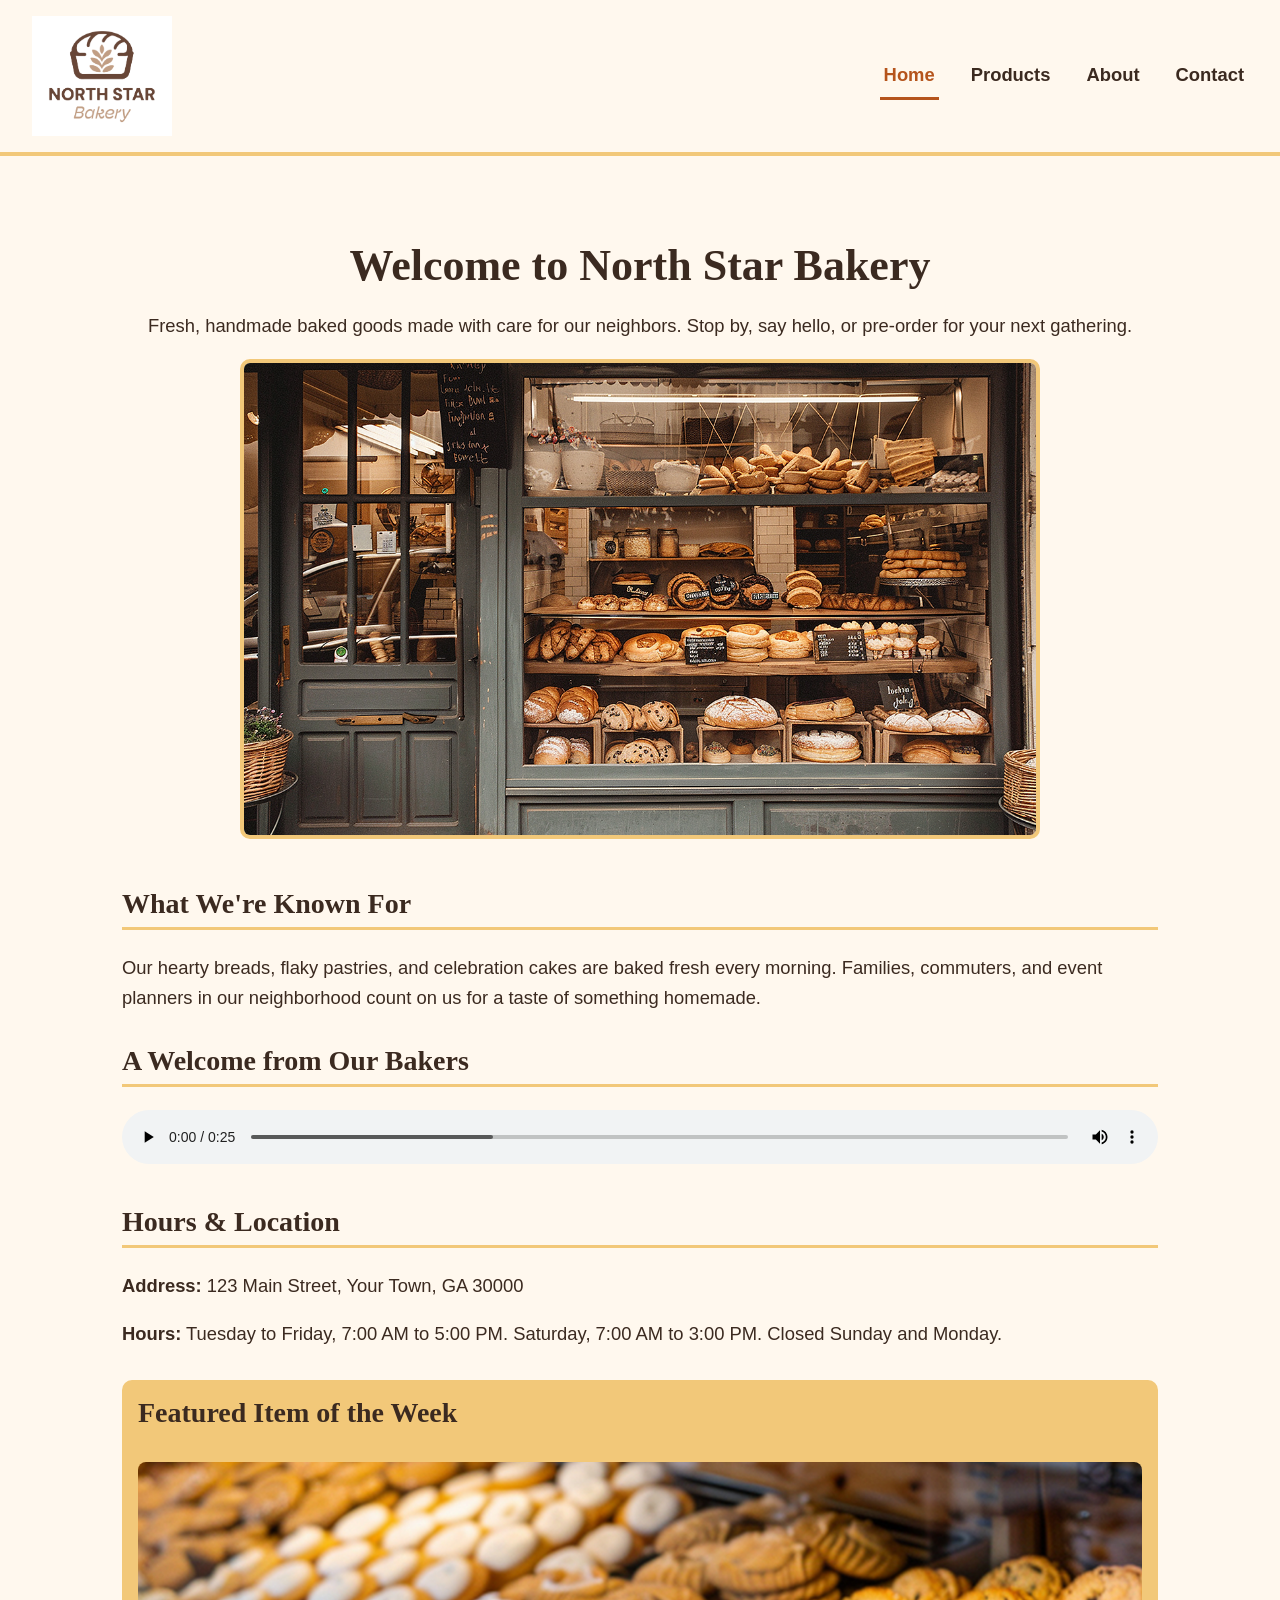
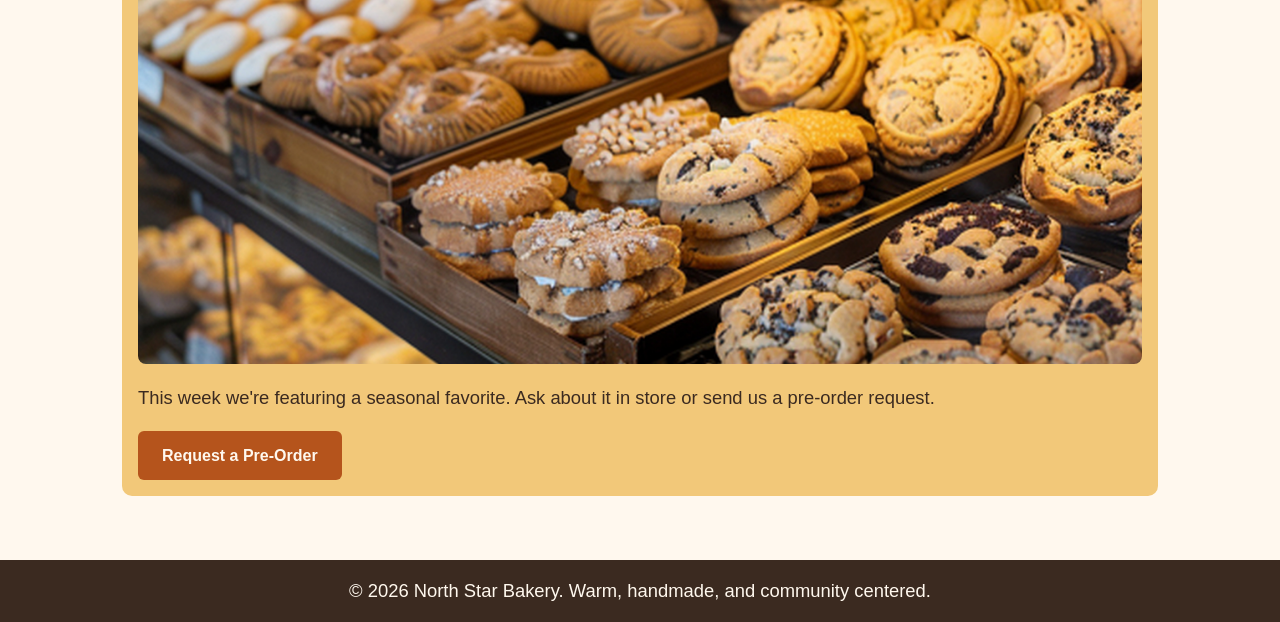
<file: index.html>
<!DOCTYPE html>
<html lang="en">
<head>
  <meta charset="UTF-8">
  <meta name="viewport" content="width=device-width, initial-scale=1.0">
  <title>North Star Bakery | Home</title>
  <link rel="stylesheet" href="css/styles.css">
</head>
<body>

  <header class="site-header">
    <img src="assets/images/bakery-logo_c.png" alt="North Star Bakery logo" class="logo">
    <nav class="site-nav" aria-label="Main navigation">
      <ul>
        <li><a href="index.html" aria-current="page">Home</a></li>
        <li><a href="products.html">Products</a></li>
        <li><a href="about.html">About</a></li>
        <li><a href="contact.html">Contact</a></li>
      </ul>
    </nav>
  </header>

  <main>

    <section class="hero">
      <h1>Welcome to North Star Bakery</h1>
      <p>Fresh, handmade baked goods made with care for our neighbors. Stop by, say hello, or pre-order for your next gathering.</p>
      <img src="assets/images/bakery-storefront_c.png" alt="The North Star Bakery storefront with a welcoming entrance" class="hero-image">
    </section>

    <section class="known-for">
      <h2>What We're Known For</h2>
      <p>Our hearty breads, flaky pastries, and celebration cakes are baked fresh every morning. Families, commuters, and event planners in our neighborhood count on us for a taste of something homemade.</p>
    </section>

    <section class="welcome-audio">
      <h2>A Welcome from Our Bakers</h2>
      <audio controls>
        <source src="assets/audio/bakery-welcome_c.mp3" type="audio/mpeg">
        Your browser does not support the audio element. You can read our welcome message above instead.
      </audio>
    </section>

    <section class="visit">
      <h2>Hours &amp; Location</h2>
      <p><strong>Address:</strong> 123 Main Street, Your Town, GA 30000</p>
      <p><strong>Hours:</strong> Tuesday to Friday, 7:00 AM to 5:00 PM. Saturday, 7:00 AM to 3:00 PM. Closed Sunday and Monday.</p>
    </section>

    <section class="featured">
      <h2>Featured Item of the Week</h2>
      <picture>
        <source media="(min-width: 768px)" srcset="assets/images/bakery-feature-large_c.png">
        <img src="assets/images/bakery-feature-small_c.png" alt="This week's featured baked good, fresh from our oven">
      </picture>
      <p>This week we're featuring a seasonal favorite. Ask about it in store or send us a pre-order request.</p>
      <a href="contact.html" class="button">Request a Pre-Order</a>
    </section>

  </main>

  <footer class="site-footer">
    <p>&copy; 2026 North Star Bakery. Warm, handmade, and community centered.</p>
  </footer>

</body>
</html>
</file>
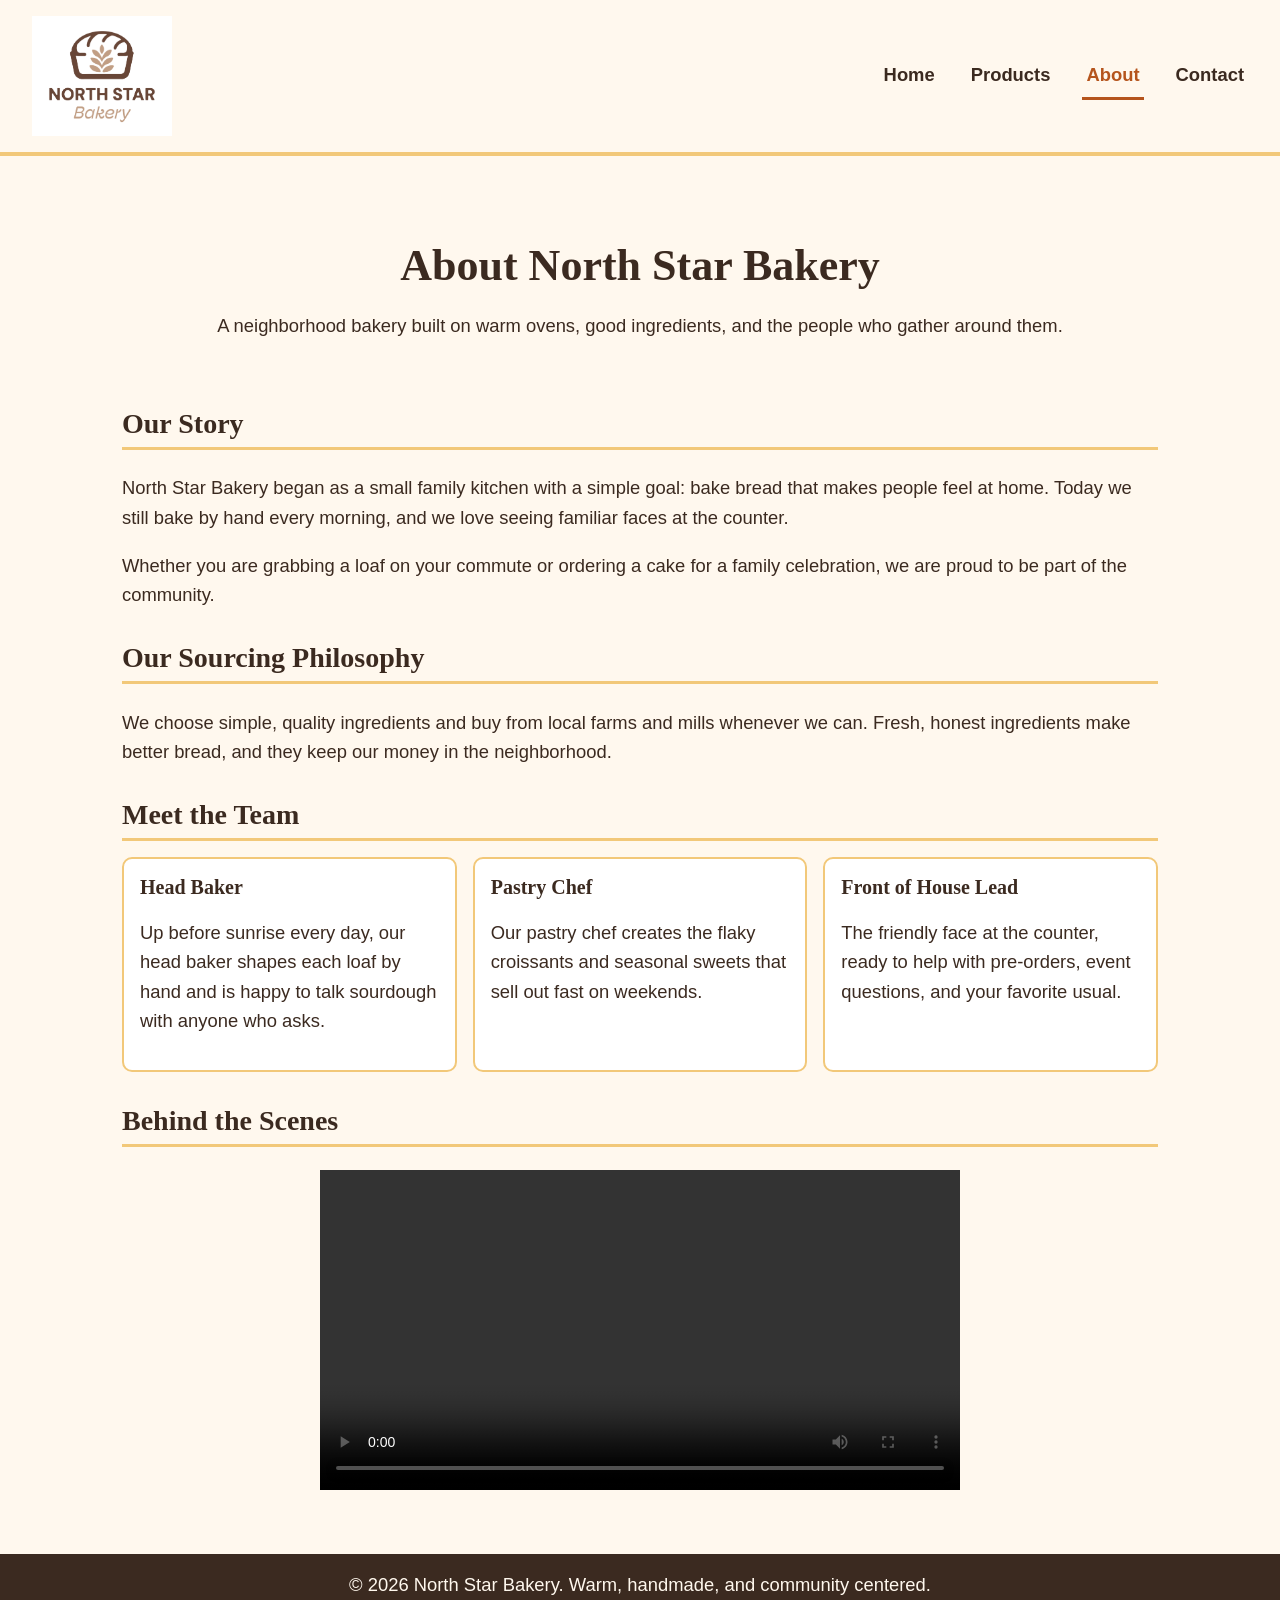
<file: about.html>
<!DOCTYPE html>
<html lang="en">
<head>
  <meta charset="UTF-8">
  <meta name="viewport" content="width=device-width, initial-scale=1.0">
  <title>North Star Bakery | About</title>
  <link rel="stylesheet" href="css/styles.css">
</head>
<body>

  <header class="site-header">
    <img src="assets/images/bakery-logo_c.png" alt="North Star Bakery logo" class="logo">
    <nav class="site-nav" aria-label="Main navigation">
      <ul>
        <li><a href="index.html">Home</a></li>
        <li><a href="products.html">Products</a></li>
        <li><a href="about.html" aria-current="page">About</a></li>
        <li><a href="contact.html">Contact</a></li>
      </ul>
    </nav>
  </header>

  <main>

    <section class="page-intro">
      <h1>About North Star Bakery</h1>
      <p>A neighborhood bakery built on warm ovens, good ingredients, and the people who gather around them.</p>
    </section>

    <section class="story">
      <h2>Our Story</h2>
      <p>North Star Bakery began as a small family kitchen with a simple goal: bake bread that makes people feel at home. Today we still bake by hand every morning, and we love seeing familiar faces at the counter.</p>
      <p>Whether you are grabbing a loaf on your commute or ordering a cake for a family celebration, we are proud to be part of the community.</p>
    </section>

    <section class="sourcing">
      <h2>Our Sourcing Philosophy</h2>
      <p>We choose simple, quality ingredients and buy from local farms and mills whenever we can. Fresh, honest ingredients make better bread, and they keep our money in the neighborhood.</p>
    </section>

    <section class="staff">
      <h2>Meet the Team</h2>

      <article class="staff-card">
        <h3>Head Baker</h3>
        <p>Up before sunrise every day, our head baker shapes each loaf by hand and is happy to talk sourdough with anyone who asks.</p>
      </article>

      <article class="staff-card">
        <h3>Pastry Chef</h3>
        <p>Our pastry chef creates the flaky croissants and seasonal sweets that sell out fast on weekends.</p>
      </article>

      <article class="staff-card">
        <h3>Front of House Lead</h3>
        <p>The friendly face at the counter, ready to help with pre-orders, event questions, and your favorite usual.</p>
      </article>
    </section>

    <section class="behind-scenes">
      <h2>Behind the Scenes</h2>
      <video controls width="640">
        <source src="assets/video/bakery-behind-scenes_c.mp4" type="video/mp4">
        Your browser does not support the video element. Visit us in store to see our bakers at work.
      </video>
    </section>

  </main>

  <footer class="site-footer">
    <p>&copy; 2026 North Star Bakery. Warm, handmade, and community centered.</p>
  </footer>

</body>
</html>
</file>
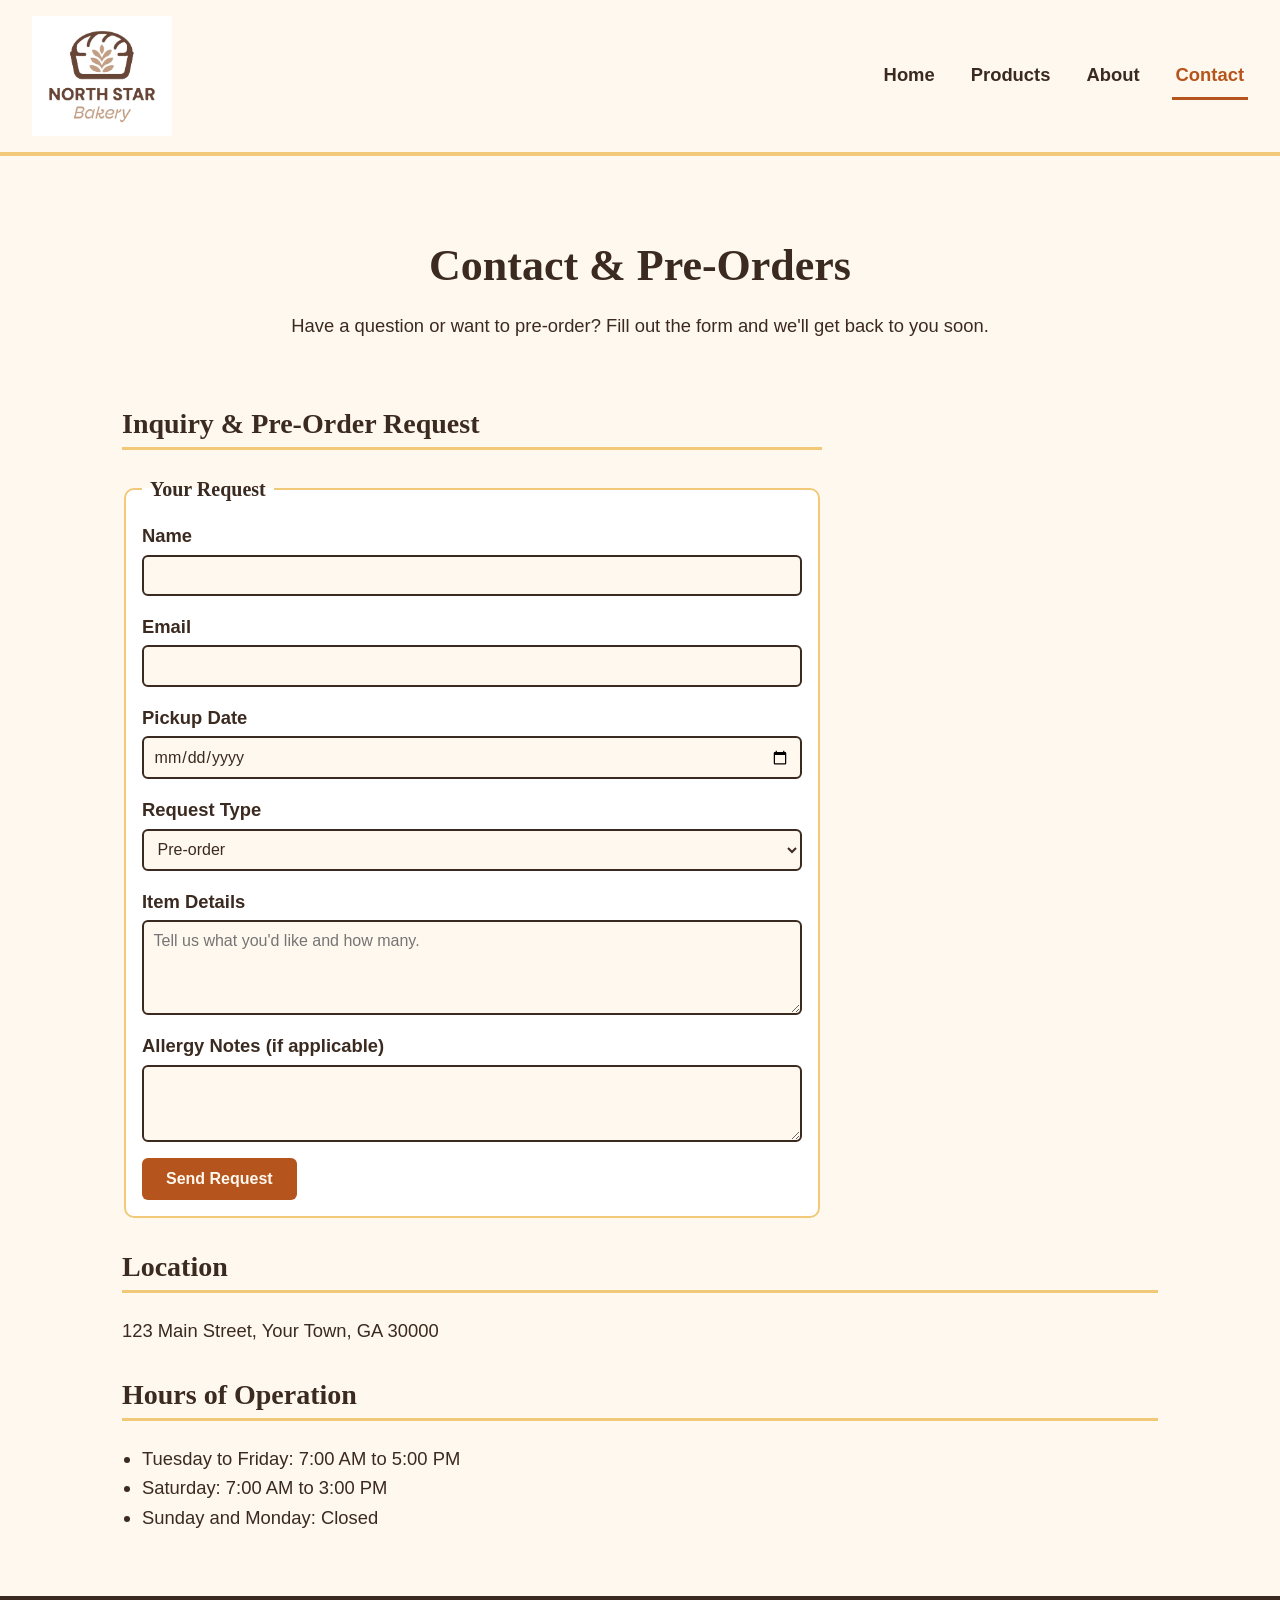
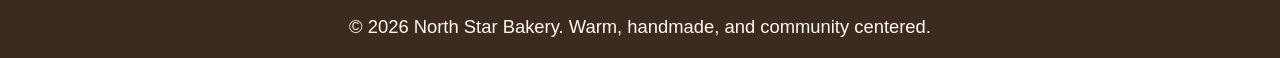
<file: contact.html>
<!DOCTYPE html>
<html lang="en">
<head>
  <meta charset="UTF-8">
  <meta name="viewport" content="width=device-width, initial-scale=1.0">
  <title>North Star Bakery | Contact</title>
  <link rel="stylesheet" href="css/styles.css">
</head>
<body>

  <header class="site-header">
    <img src="assets/images/bakery-logo_c.png" alt="North Star Bakery logo" class="logo">
    <nav class="site-nav" aria-label="Main navigation">
      <ul>
        <li><a href="index.html">Home</a></li>
        <li><a href="products.html">Products</a></li>
        <li><a href="about.html">About</a></li>
        <li><a href="contact.html" aria-current="page">Contact</a></li>
      </ul>
    </nav>
  </header>

  <main>

    <section class="page-intro">
      <h1>Contact &amp; Pre-Orders</h1>
      <p>Have a question or want to pre-order? Fill out the form and we'll get back to you soon.</p>
    </section>

    <section class="request-form">
      <h2>Inquiry &amp; Pre-Order Request</h2>
      <form action="#" method="post">
        <fieldset>
          <legend>Your Request</legend>

          <div class="form-group">
            <label for="name">Name</label>
            <input type="text" id="name" name="name" required>
          </div>

          <div class="form-group">
            <label for="email">Email</label>
            <input type="email" id="email" name="email" required>
          </div>

          <div class="form-group">
            <label for="pickup-date">Pickup Date</label>
            <input type="date" id="pickup-date" name="pickup-date">
          </div>

          <div class="form-group">
            <label for="request-type">Request Type</label>
            <select id="request-type" name="request-type">
              <option value="preorder">Pre-order</option>
              <option value="question">General question</option>
              <option value="event">Event or large order</option>
            </select>
          </div>

          <div class="form-group">
            <label for="item-details">Item Details</label>
            <textarea id="item-details" name="item-details" rows="4" placeholder="Tell us what you'd like and how many."></textarea>
          </div>

          <div class="form-group">
            <label for="allergy-notes">Allergy Notes (if applicable)</label>
            <textarea id="allergy-notes" name="allergy-notes" rows="3"></textarea>
          </div>

          <button type="submit" class="button">Send Request</button>
        </fieldset>
      </form>
    </section>

    <section class="location">
      <h2>Location</h2>
      <p>123 Main Street, Your Town, GA 30000</p>
    </section>

    <section class="hours">
      <h2>Hours of Operation</h2>
      <ul>
        <li>Tuesday to Friday: 7:00 AM to 5:00 PM</li>
        <li>Saturday: 7:00 AM to 3:00 PM</li>
        <li>Sunday and Monday: Closed</li>
      </ul>
    </section>

  </main>

  <footer class="site-footer">
    <p>&copy; 2026 North Star Bakery. Warm, handmade, and community centered.</p>
  </footer>

</body>
</html>
</file>
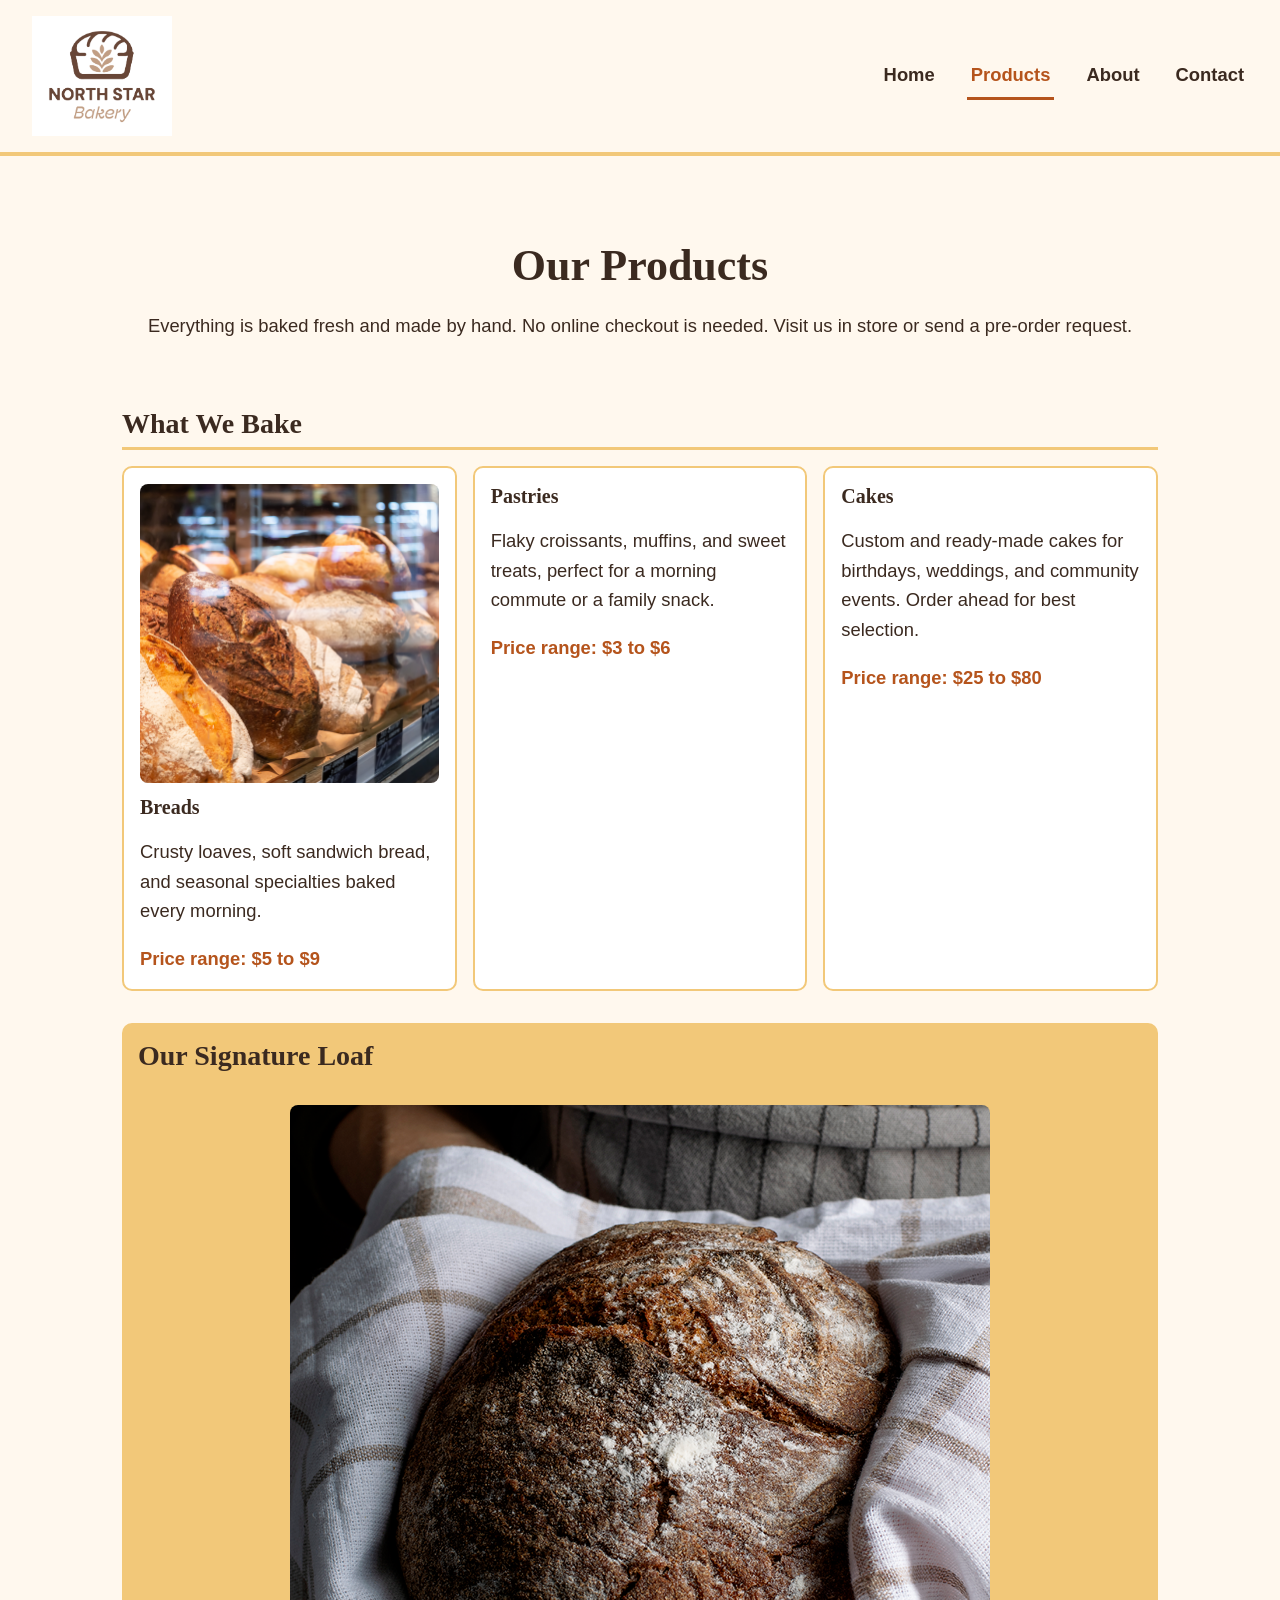
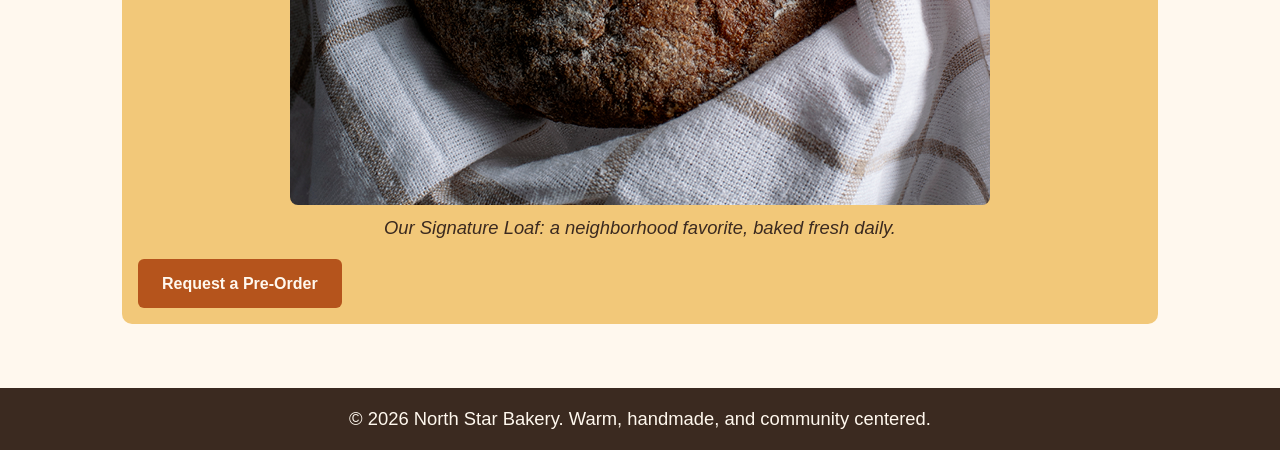
<file: products.html>
<!DOCTYPE html>
<html lang="en">
<head>
  <meta charset="UTF-8">
  <meta name="viewport" content="width=device-width, initial-scale=1.0">
  <title>North Star Bakery | Products</title>
  <link rel="stylesheet" href="css/styles.css">
</head>
<body>

  <header class="site-header">
    <img src="assets/images/bakery-logo_c.png" alt="North Star Bakery logo" class="logo">
    <nav class="site-nav" aria-label="Main navigation">
      <ul>
        <li><a href="index.html">Home</a></li>
        <li><a href="products.html" aria-current="page">Products</a></li>
        <li><a href="about.html">About</a></li>
        <li><a href="contact.html">Contact</a></li>
      </ul>
    </nav>
  </header>

  <main>

    <section class="page-intro">
      <h1>Our Products</h1>
      <p>Everything is baked fresh and made by hand. No online checkout is needed. Visit us in store or send a pre-order request.</p>
    </section>

    <section class="product-categories">
      <h2>What We Bake</h2>

      <article class="product-card">
        <img src="assets/images/bakery-bread_c.png" alt="Loaves of fresh handmade bread on a wooden surface">
        <h3>Breads</h3>
        <p>Crusty loaves, soft sandwich bread, and seasonal specialties baked every morning.</p>
        <p class="price">Price range: $5 to $9</p>
      </article>

      <article class="product-card">
        <h3>Pastries</h3>
        <p>Flaky croissants, muffins, and sweet treats, perfect for a morning commute or a family snack.</p>
        <p class="price">Price range: $3 to $6</p>
      </article>

      <article class="product-card">
        <h3>Cakes</h3>
        <p>Custom and ready-made cakes for birthdays, weddings, and community events. Order ahead for best selection.</p>
        <p class="price">Price range: $25 to $80</p>
      </article>
    </section>

    <section class="signature">
      <h2>Our Signature Loaf</h2>
      <figure>
        <img src="assets/images/bakery-signature-loaf_c.png" alt="Our signature loaf, golden brown with a scored crust">
        <figcaption>Our Signature Loaf: a neighborhood favorite, baked fresh daily.</figcaption>
      </figure>
      <a href="contact.html" class="button">Request a Pre-Order</a>
    </section>

  </main>

  <footer class="site-footer">
    <p>&copy; 2026 North Star Bakery. Warm, handmade, and community centered.</p>
  </footer>

</body>
</html>
</file>
<file: css/styles.css>
/* ===== Design tokens ===== */
:root {
  --cream: #FFF8EE;
  --brown: #3B2A20;
  --terracotta: #B5541C;
  --wheat: #F2C879;

  --font-heading: Georgia, "Times New Roman", serif;
  --font-body: "Segoe UI", Arial, Helvetica, sans-serif;
}

/* ===== Base ===== */
* {
  box-sizing: border-box;
}

body {
  margin: 0;
  font-family: var(--font-body);
  font-size: 1.1rem;
  line-height: 1.6;
  color: var(--brown);
  background-color: var(--cream);
}

main {
  padding: 1rem;
  max-width: 1100px;
  margin: 0 auto;
}

section {
  margin-bottom: 2rem;
}

img,
video {
  max-width: 100%;
  height: auto;
  display: block;
}

audio {
  width: 100%;
}

/* ===== Typography ===== */
h1, h2, h3 {
  font-family: var(--font-heading);
  line-height: 1.2;
  color: var(--brown);
}

h1 {
  font-size: 2rem;
  margin-bottom: 0.5rem;
}

h2 {
  font-size: 1.5rem;
  margin-top: 0;
  padding-bottom: 0.4rem;
  border-bottom: 3px solid var(--wheat);
}

h3 {
  font-size: 1.25rem;
  margin-bottom: 0.25rem;
}

a {
  color: var(--terracotta);
}

/* ===== Header and navigation (mobile first) ===== */
.site-header {
  display: flex;
  flex-direction: column;
  align-items: center;
  gap: 0.75rem;
  padding: 1rem;
  background-color: var(--cream);
  border-bottom: 4px solid var(--wheat);
}

.logo {
  width: 120px;
}

.site-nav ul {
  display: flex;
  flex-wrap: wrap;
  justify-content: center;
  gap: 0.5rem 1.25rem;
  list-style: none;
  margin: 0;
  padding: 0;
}

.site-nav a {
  display: block;
  padding: 0.5rem 0.25rem;
  font-weight: 600;
  text-decoration: none;
  color: var(--brown);
  border-bottom: 3px solid transparent;
}

.site-nav a:hover,
.site-nav a:focus {
  color: var(--terracotta);
  border-bottom-color: var(--wheat);
}

.site-nav a[aria-current="page"] {
  color: var(--terracotta);
  border-bottom-color: var(--terracotta);
}

/* ===== Buttons ===== */
.button {
  display: inline-block;
  padding: 0.75rem 1.5rem;
  font-family: var(--font-body);
  font-size: 1rem;
  font-weight: 700;
  text-decoration: none;
  color: var(--cream);
  background-color: var(--terracotta);
  border: none;
  border-radius: 6px;
  cursor: pointer;
}

.button:hover,
.button:focus {
  background-color: var(--brown);
}

/* ===== Footer ===== */
.site-footer {
  padding: 1rem;
  text-align: center;
  color: var(--cream);
  background-color: var(--brown);
}

.site-footer p {
  margin: 0;
}

/* ===== Page intro and hero ===== */
.page-intro,
.hero {
  text-align: center;
  padding: 1rem 0;
}

.hero-image {
  margin: 1rem auto 0;
  border-radius: 10px;
  border: 4px solid var(--wheat);
}

/* ===== Card groups (Flexbox) ===== */
.product-categories,
.staff {
  display: flex;
  flex-direction: column;
  gap: 1rem;
}

.product-card,
.staff-card {
  padding: 1rem;
  background-color: #fff;
  border: 2px solid var(--wheat);
  border-radius: 10px;
}

.product-card img {
  margin-bottom: 0.75rem;
  border-radius: 8px;
}

.product-card h3,
.staff-card h3 {
  margin-top: 0;
}

.price {
  margin-bottom: 0;
  font-weight: 700;
  color: var(--terracotta);
}

/* ===== Featured item and figure ===== */
.featured,
.signature {
  padding: 1rem;
  background-color: var(--wheat);
  border-radius: 10px;
}

.featured img,
.signature img {
  border-radius: 8px;
}

figure {
  margin: 0 0 1rem;
}

figcaption {
  margin-top: 0.5rem;
  font-style: italic;
  text-align: center;
}

/* ===== Forms ===== */
fieldset {
  padding: 1rem;
  background-color: #fff;
  border: 2px solid var(--wheat);
  border-radius: 10px;
}

legend {
  padding: 0 0.5rem;
  font-family: var(--font-heading);
  font-size: 1.25rem;
  font-weight: 700;
}

.form-group {
  display: flex;
  flex-direction: column;
  margin-bottom: 1rem;
}

label {
  margin-bottom: 0.25rem;
  font-weight: 600;
}

input,
select,
textarea {
  width: 100%;
  padding: 0.6rem;
  font-family: var(--font-body);
  font-size: 1rem;
  color: var(--brown);
  background-color: var(--cream);
  border: 2px solid var(--brown);
  border-radius: 6px;
}

input:focus,
select:focus,
textarea:focus {
  outline: 3px solid var(--terracotta);
  outline-offset: 2px;
}

/* ===== Lists (hours) ===== */
.hours ul {
  padding-left: 1.25rem;
}

/* ===== Larger screens (tablet and up) ===== */
@media (min-width: 768px) {

  body {
    font-size: 1.15rem;
  }

  h1 {
    font-size: 2.75rem;
  }

  h2 {
    font-size: 1.75rem;
  }

  /* Header: logo on the left, nav on the right */
  .site-header {
    flex-direction: row;
    justify-content: space-between;
    padding: 1rem 2rem;
  }

  .logo {
    width: 140px;
  }

  .site-nav ul {
    flex-wrap: nowrap;
    gap: 1.75rem;
  }

  main {
    padding: 2rem;
  }

  /* Cards sit side by side and wrap if there is not enough room */
  .product-categories,
  .staff {
    flex-direction: row;
    flex-wrap: wrap;
  }

  .product-categories h2,
  .staff h2 {
    flex: 0 0 100%;
    margin-bottom: 0;
  }

  .product-card,
  .staff-card {
    flex: 1 1 280px;
  }

  /* Keep long content comfortable to read */
  .hero-image {
    max-width: 800px;
  }

  .signature figure,
  .featured picture {
    max-width: 700px;
    margin-left: auto;
    margin-right: auto;
  }

  .request-form {
    max-width: 700px;
  }

  video {
    margin: 0 auto;
  }
}
</file>
